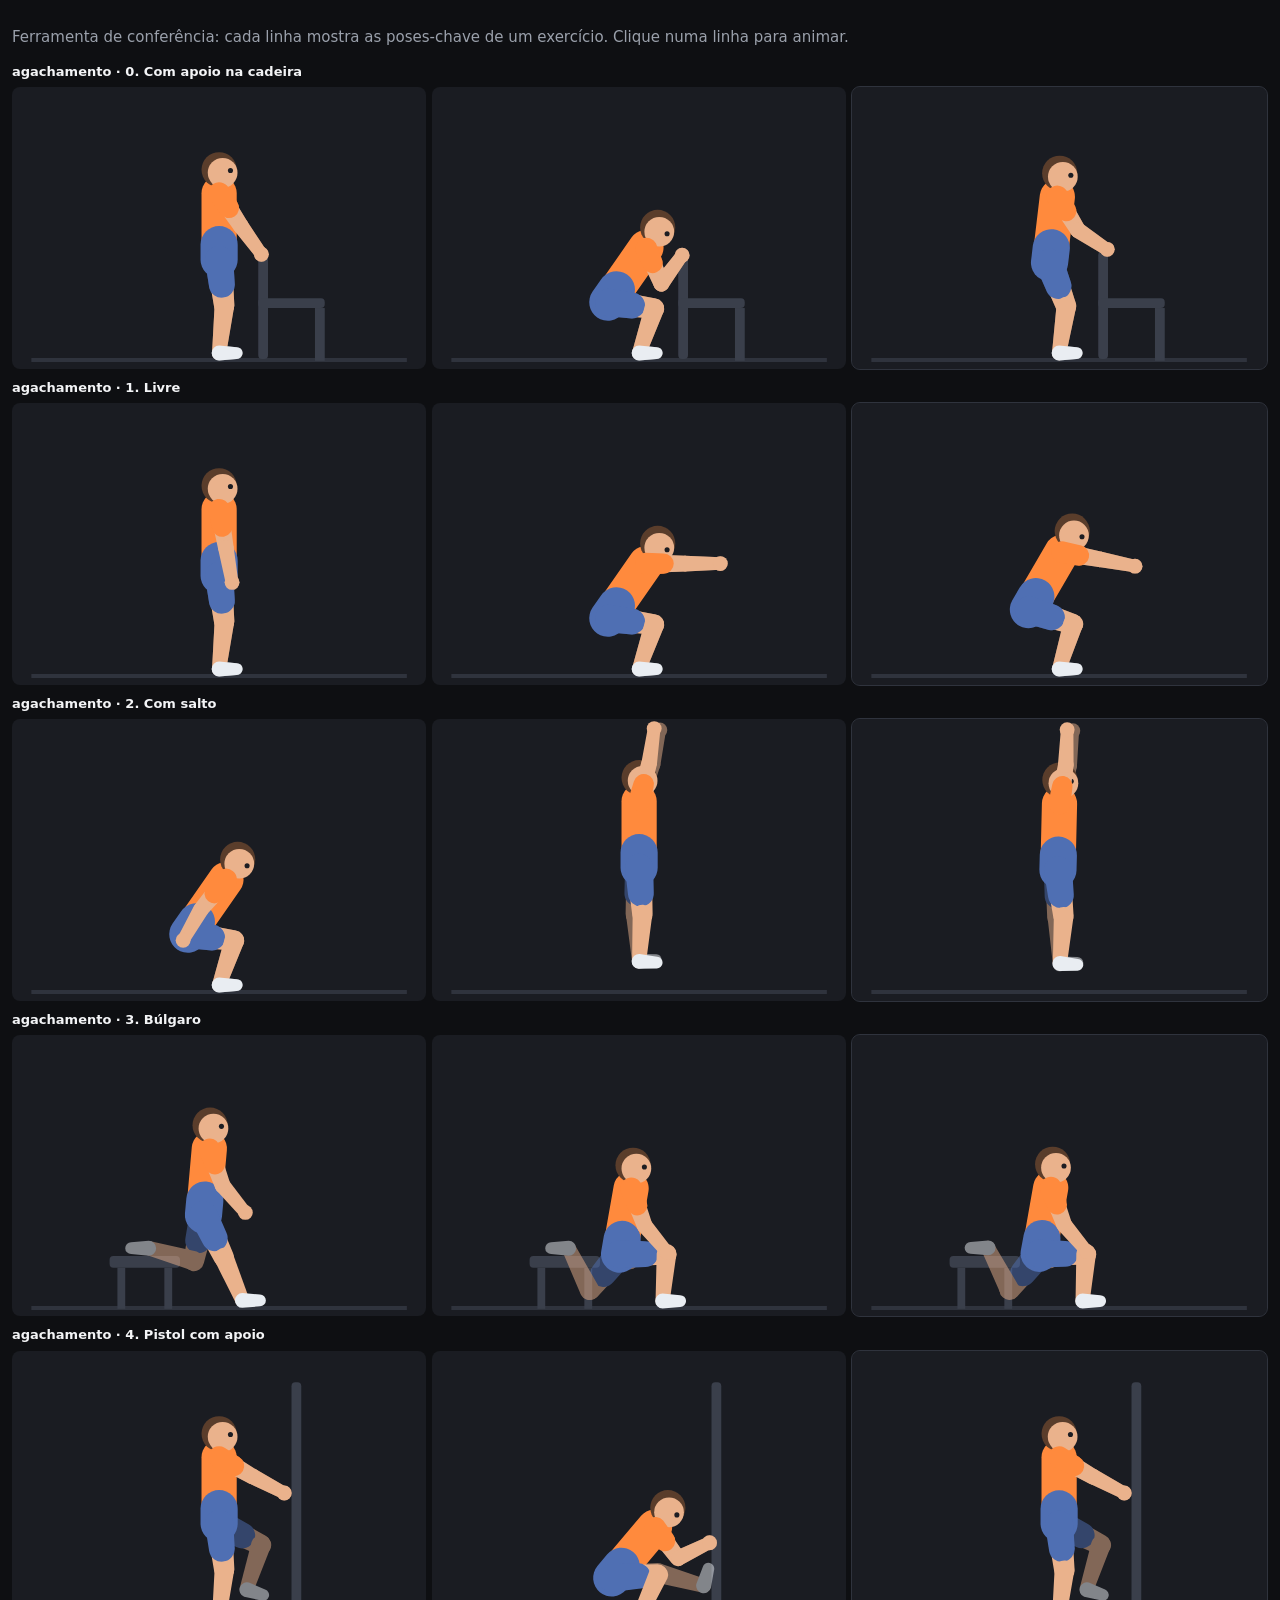
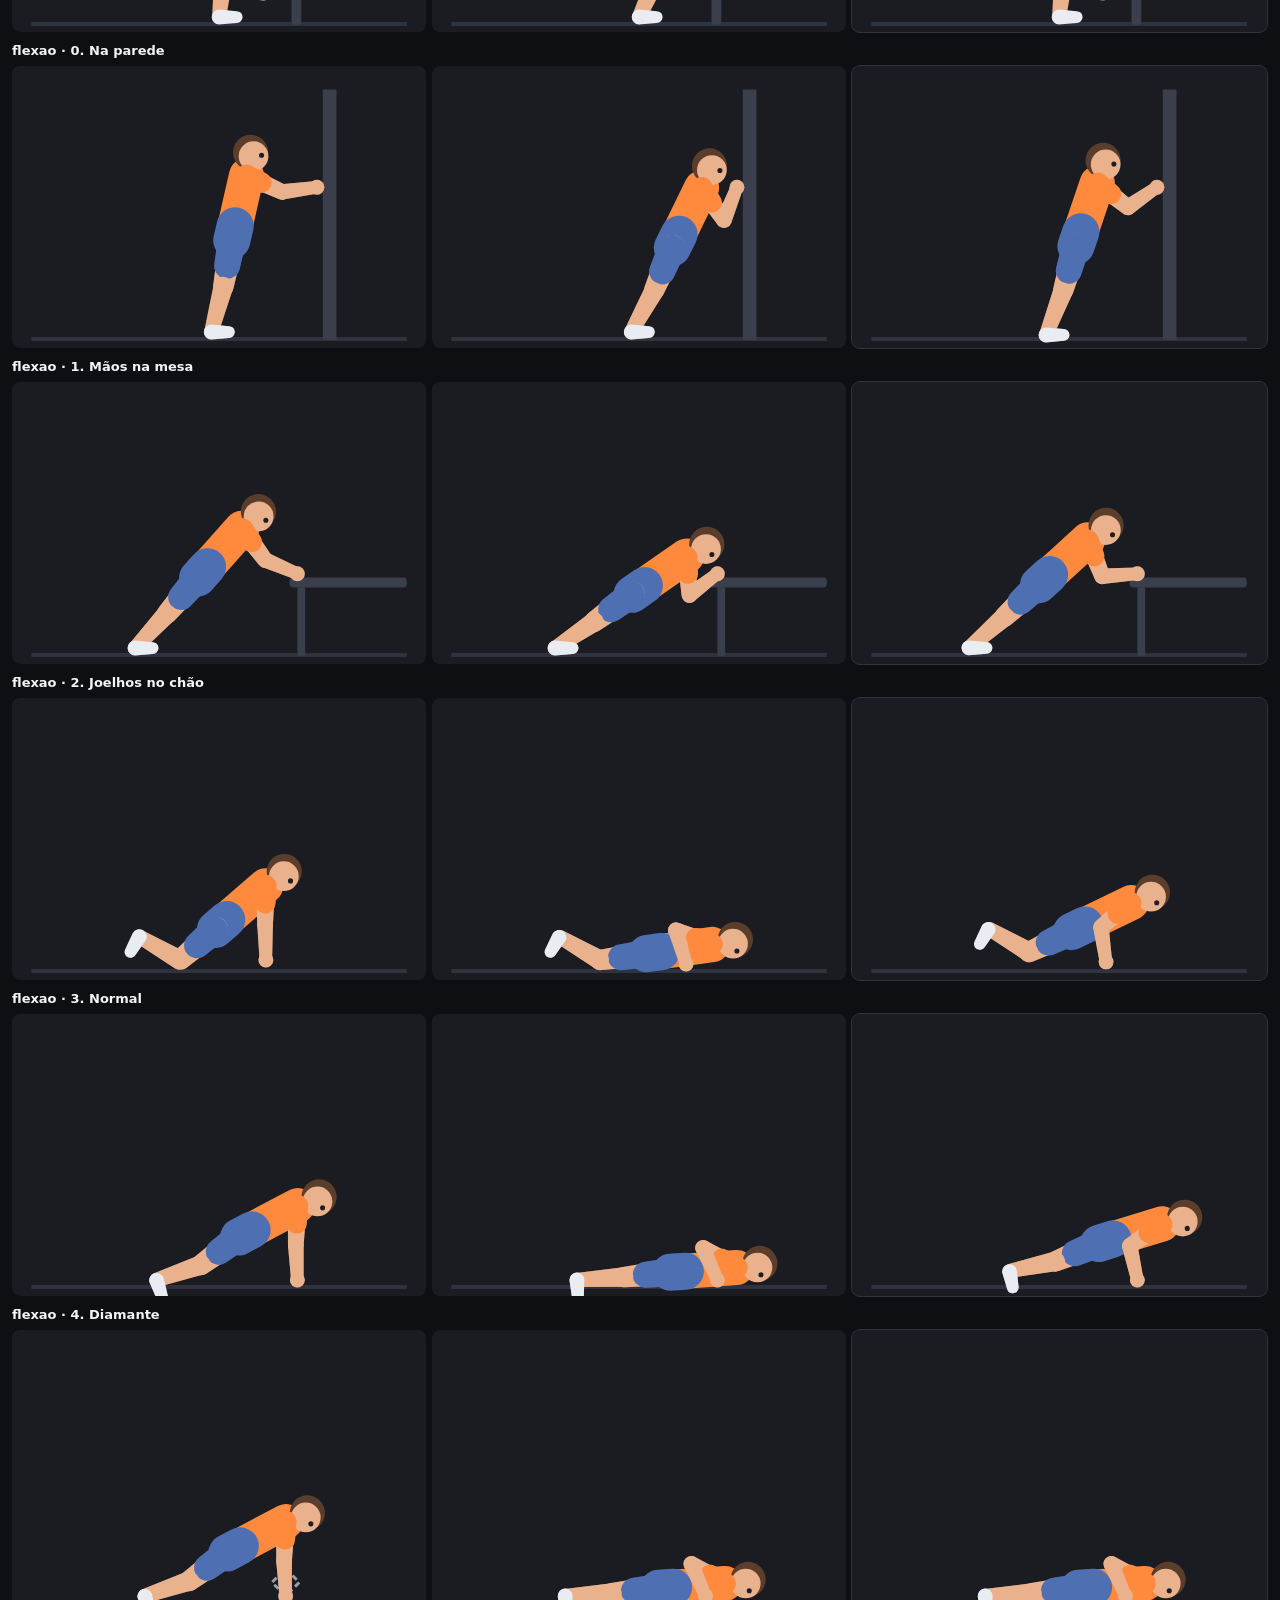
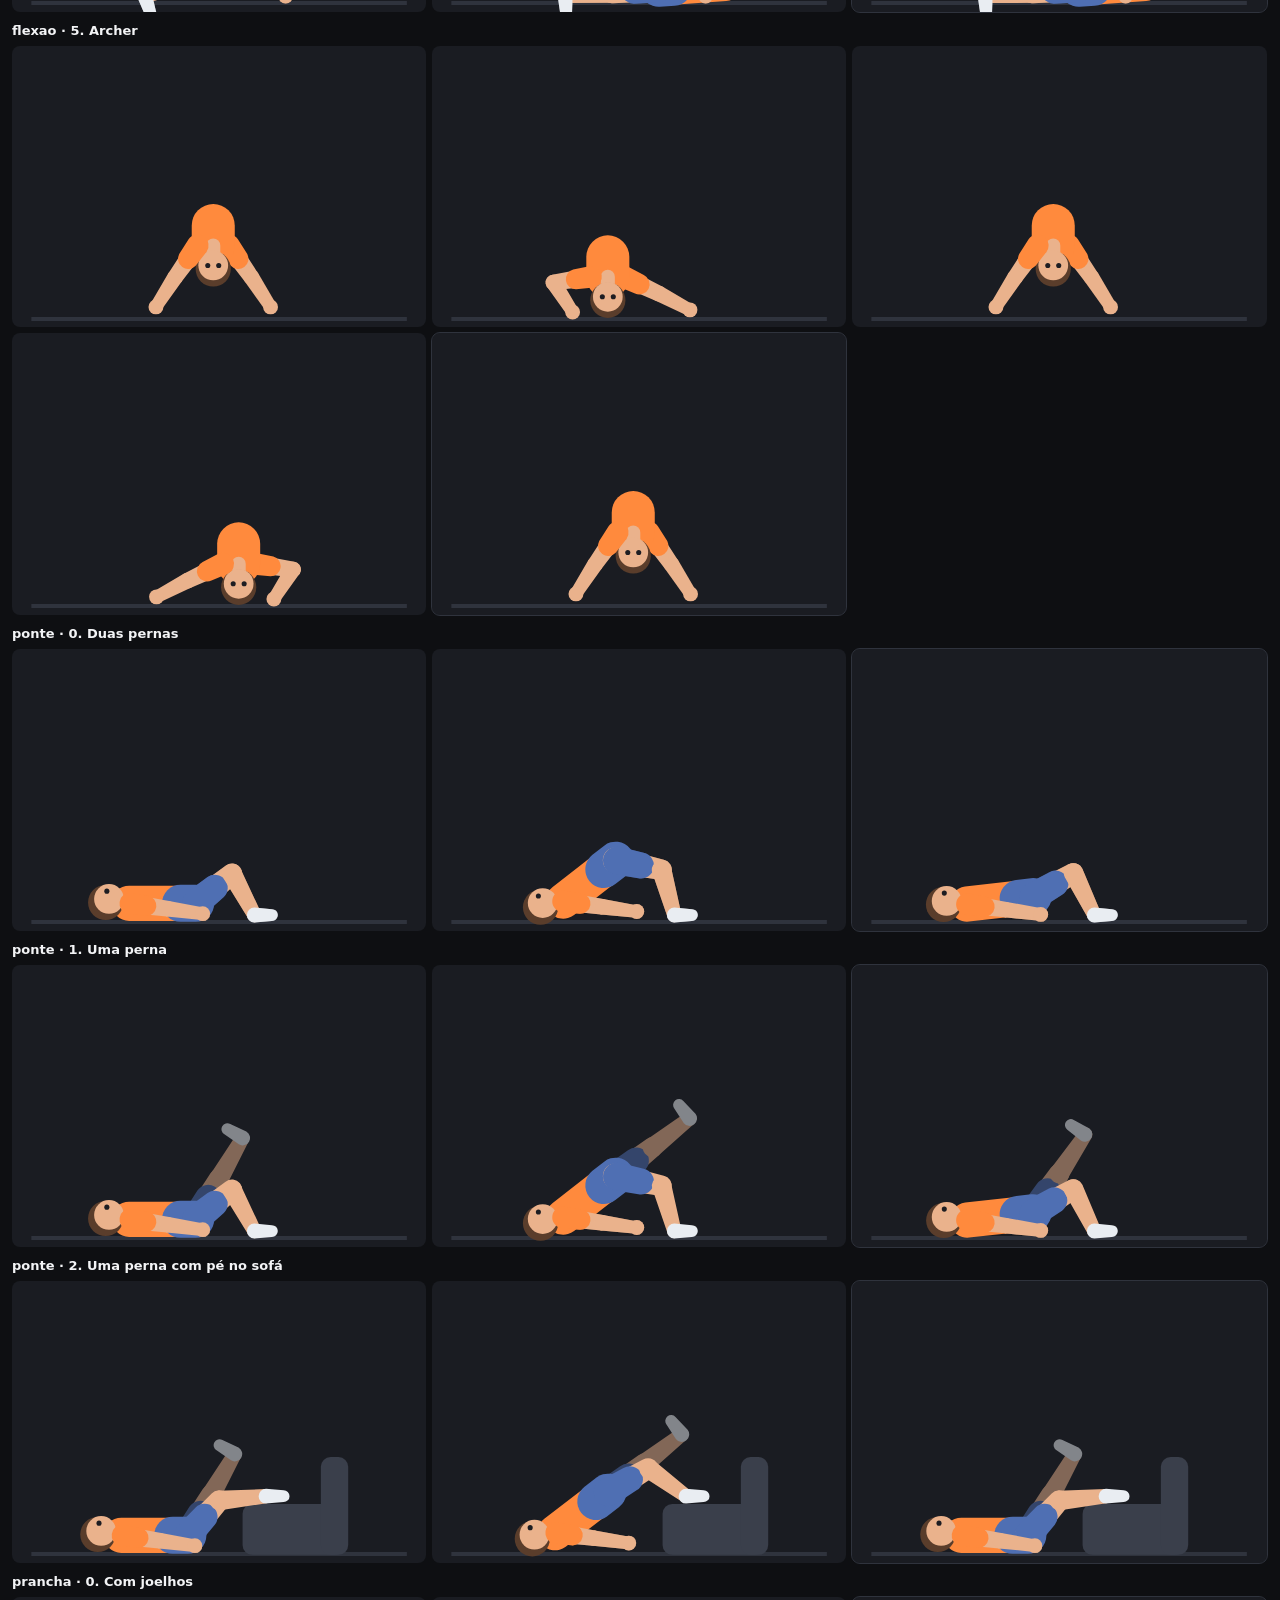
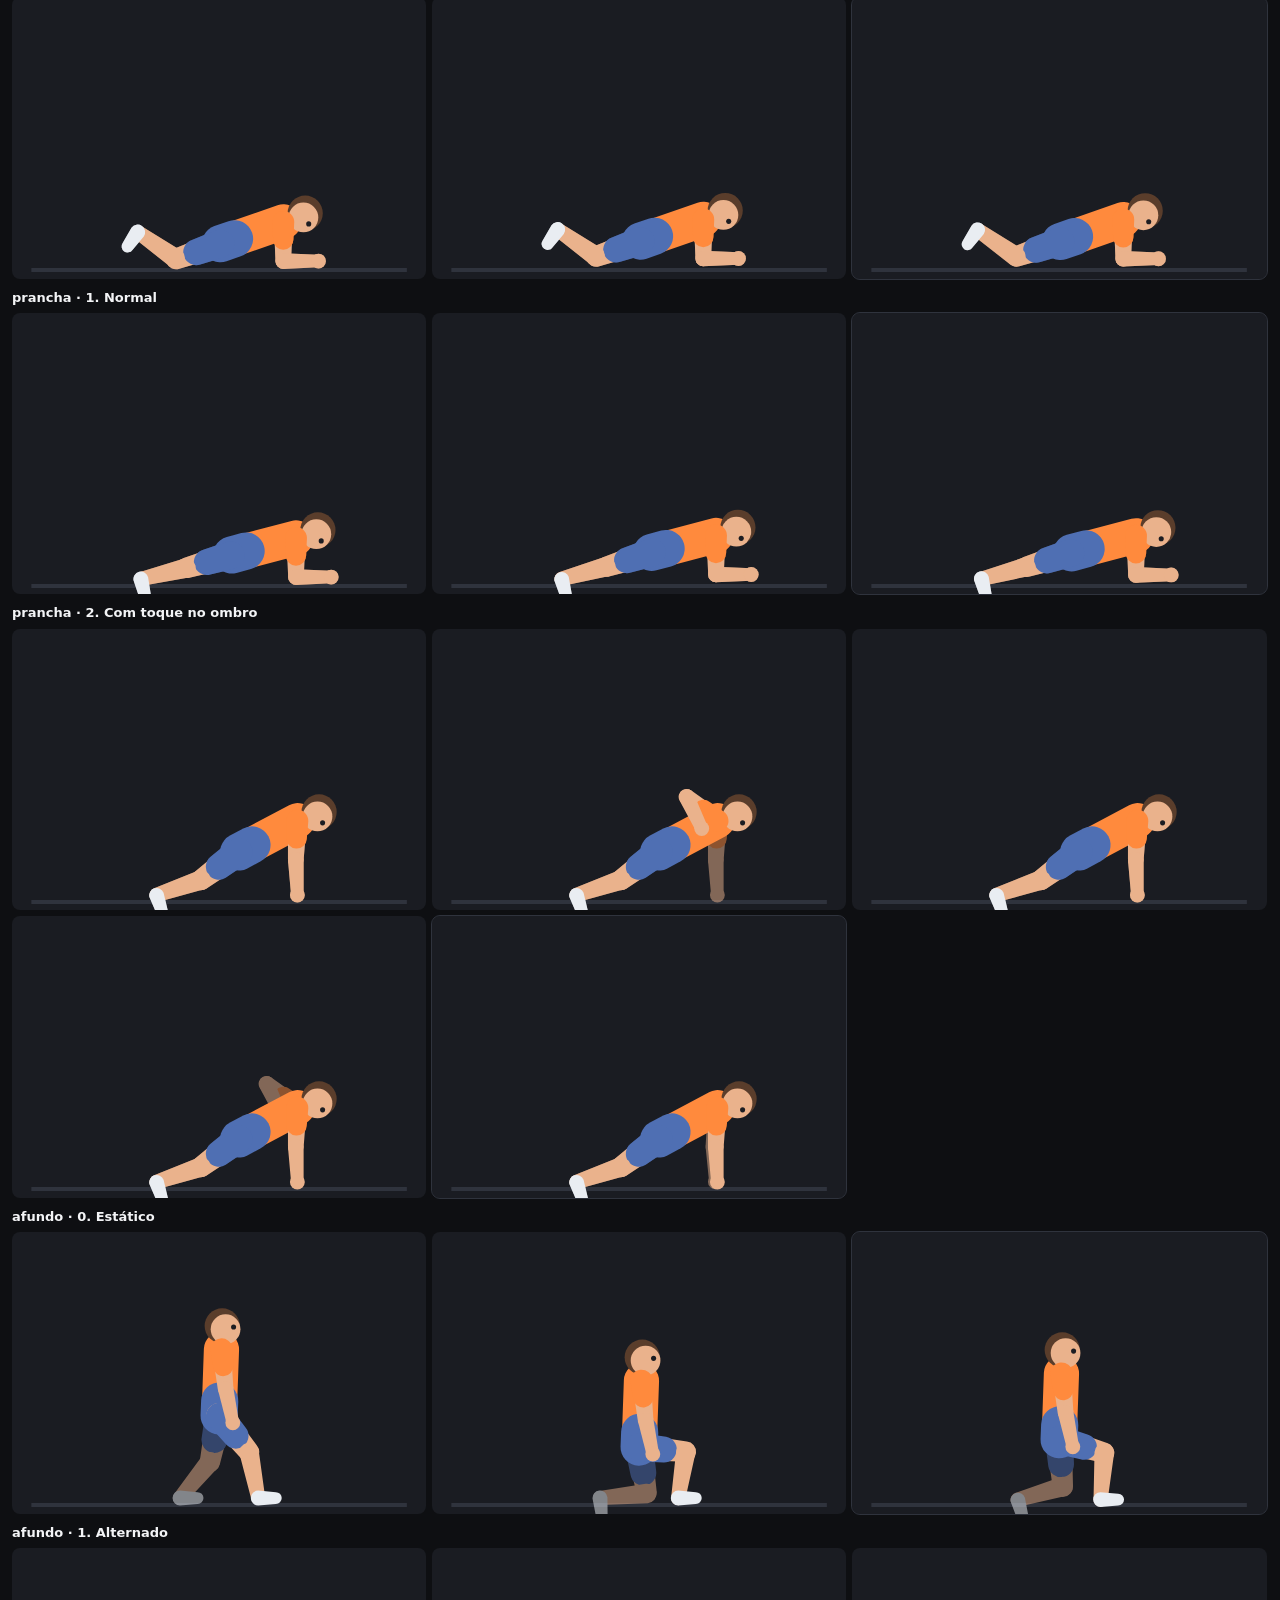
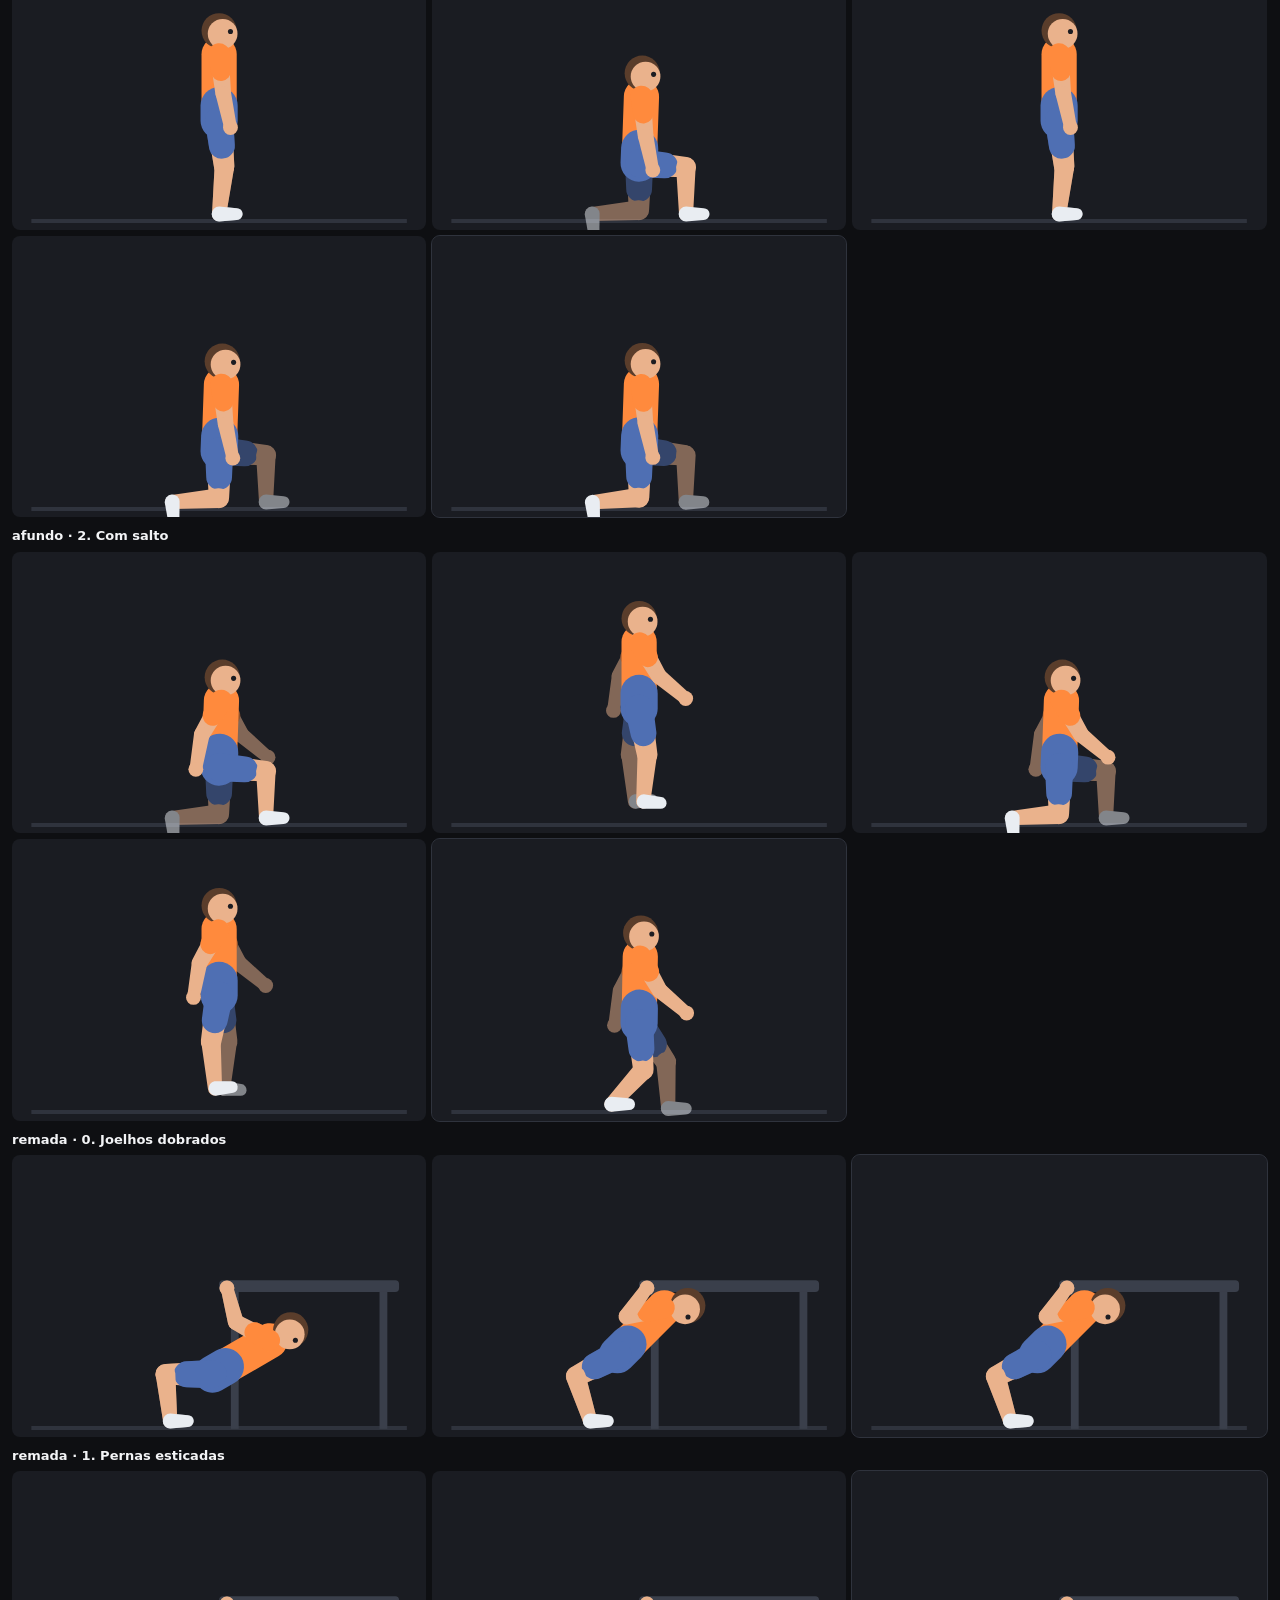
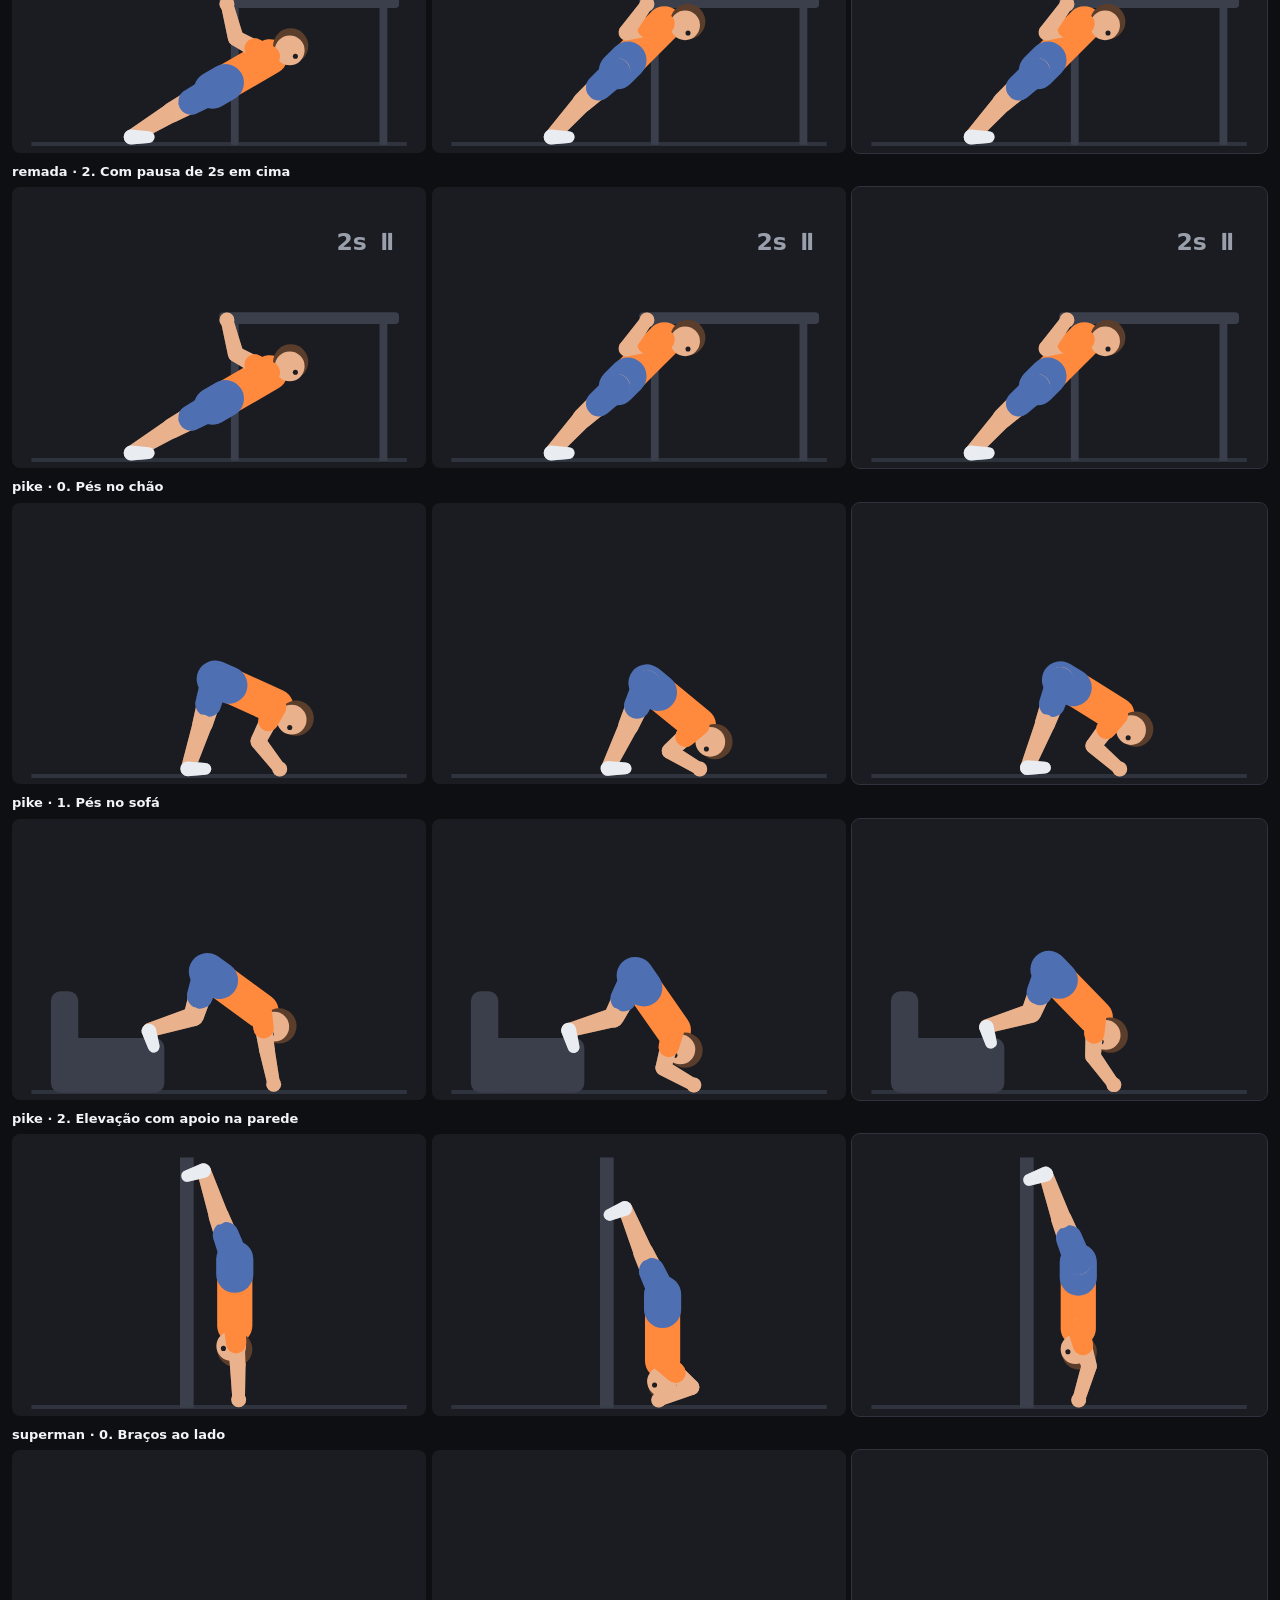
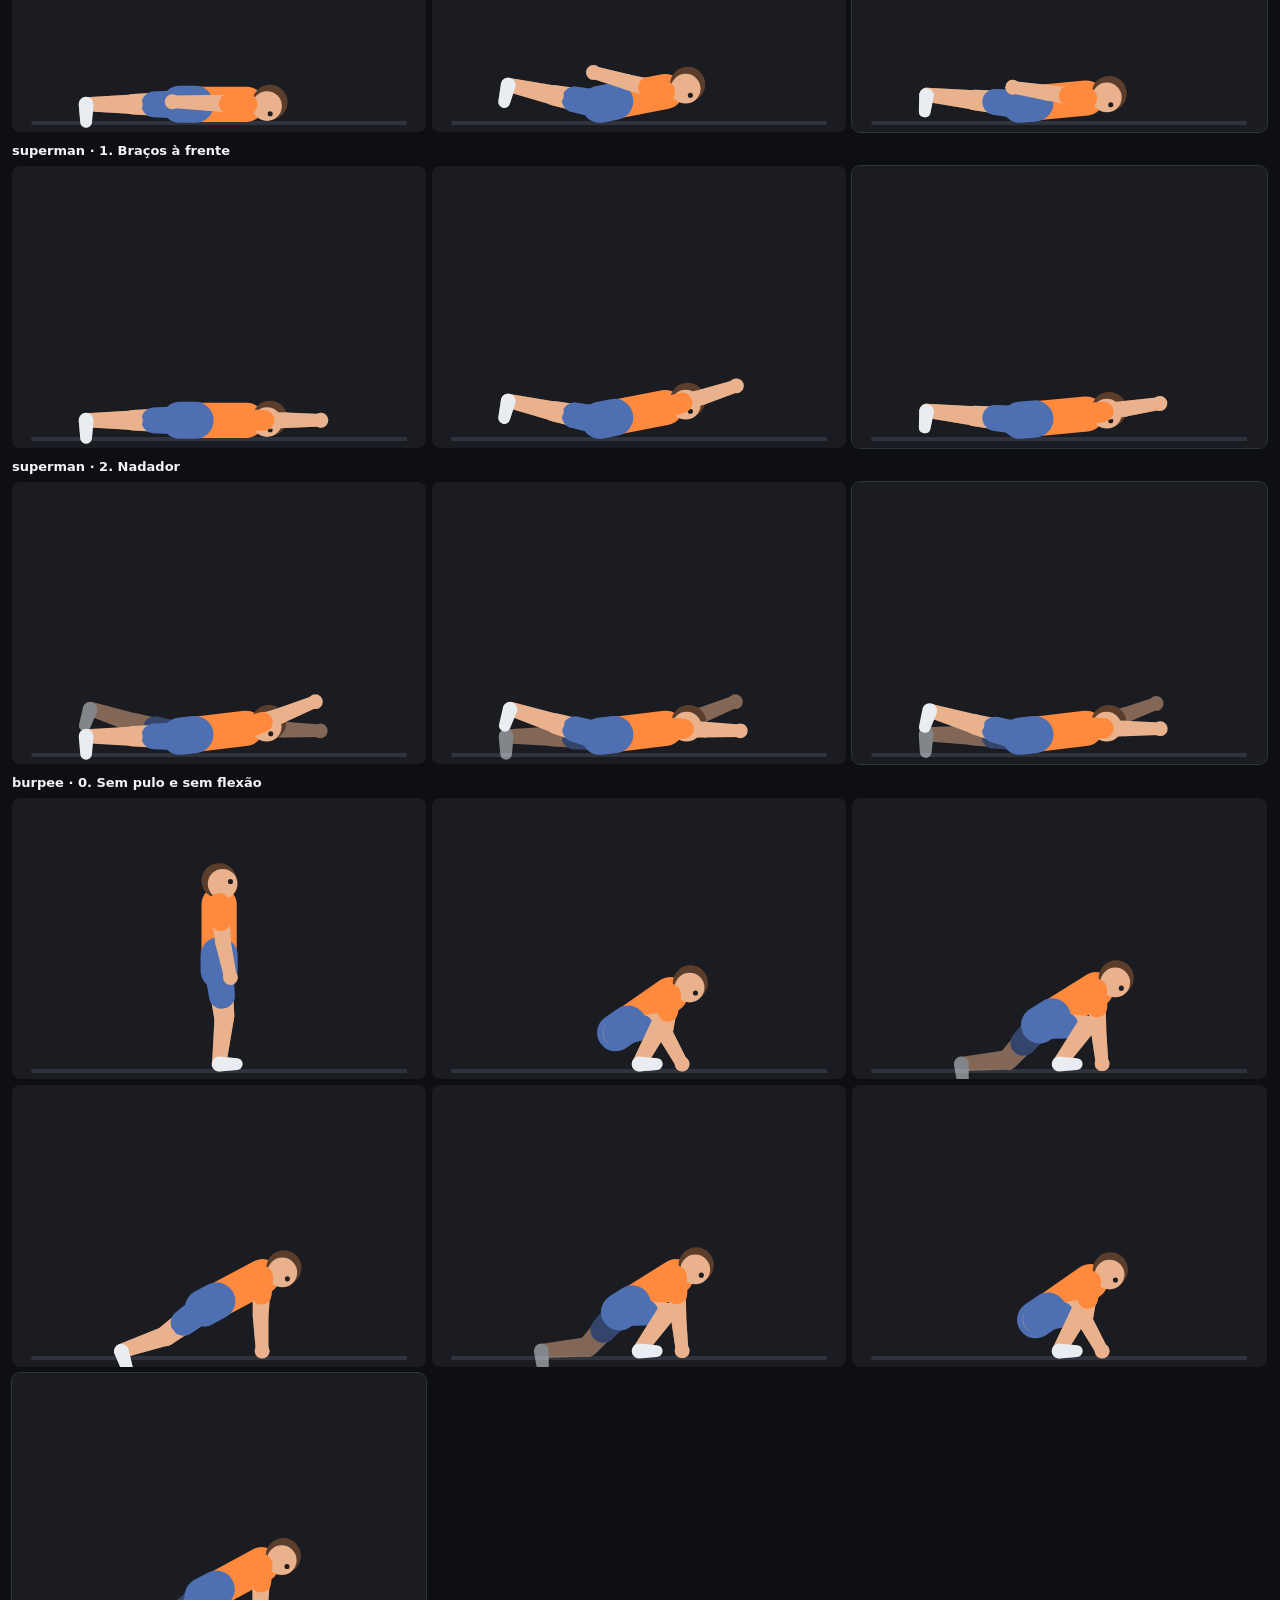
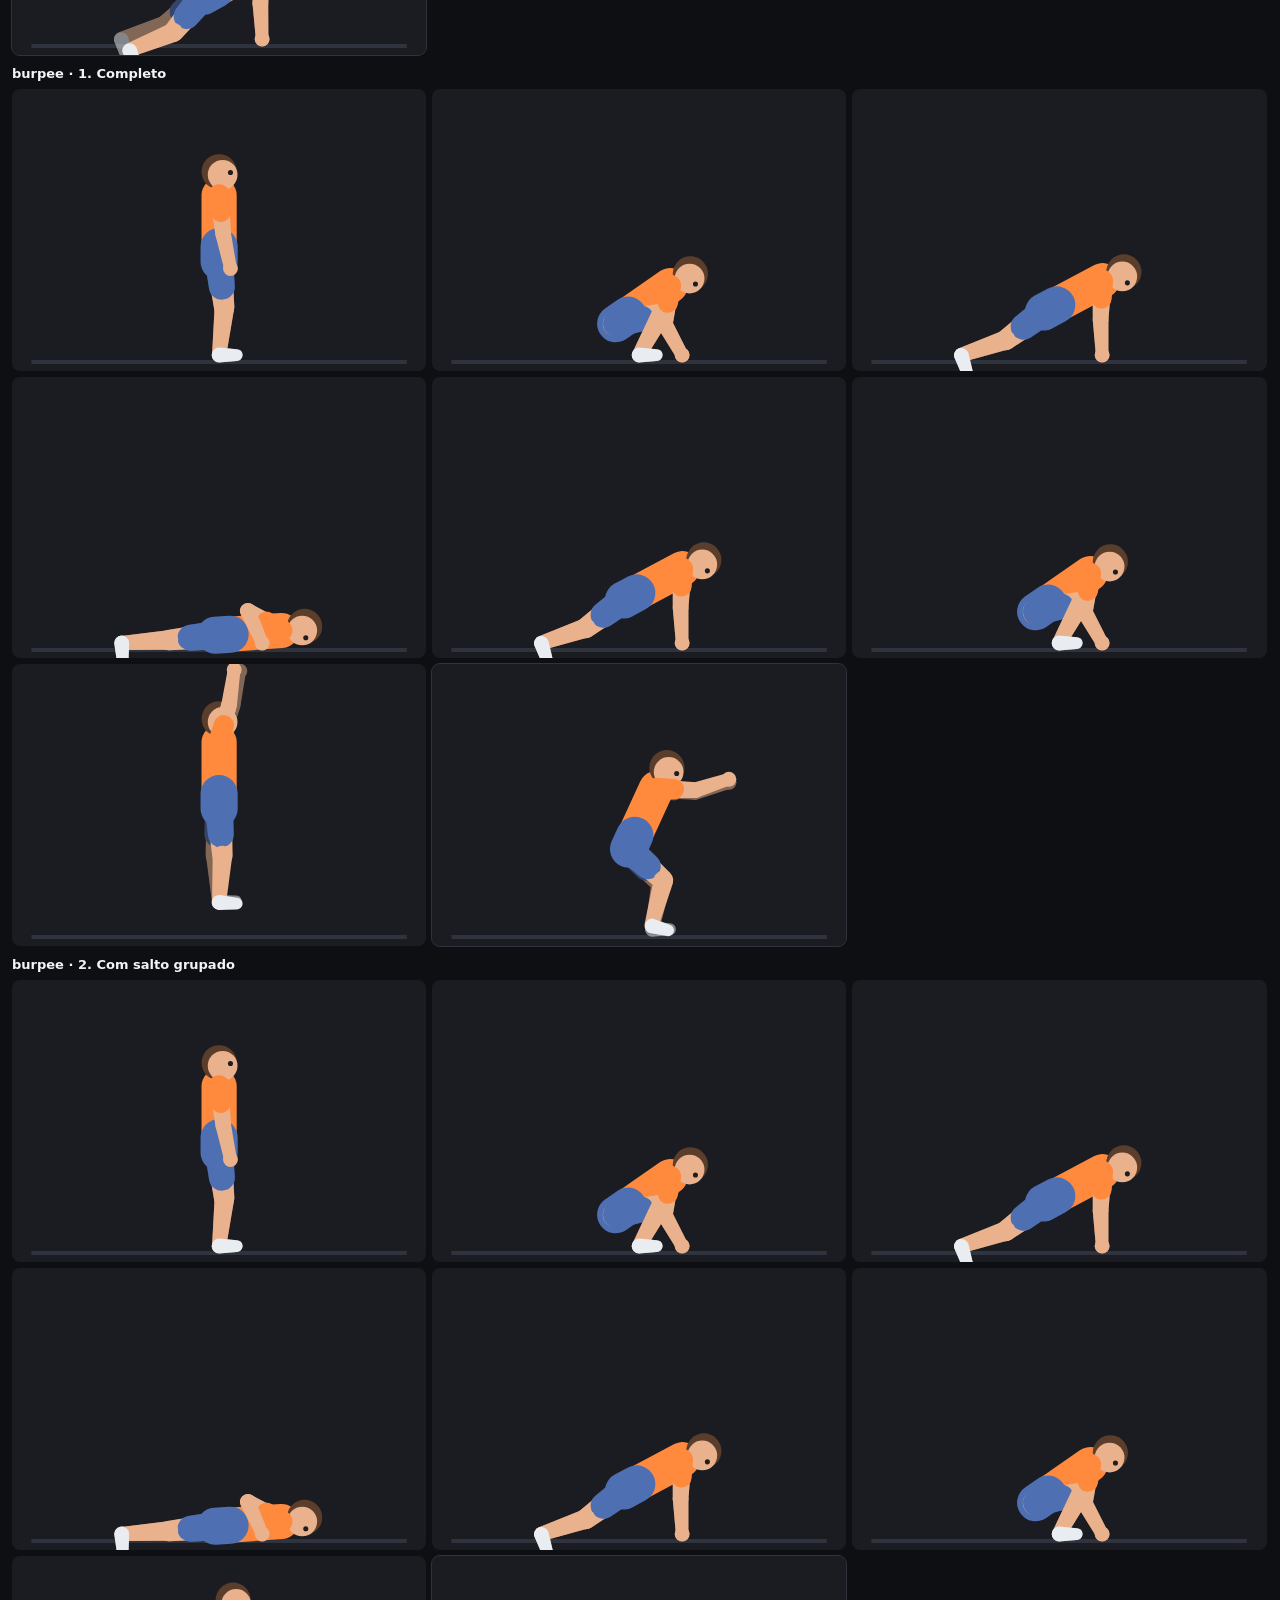
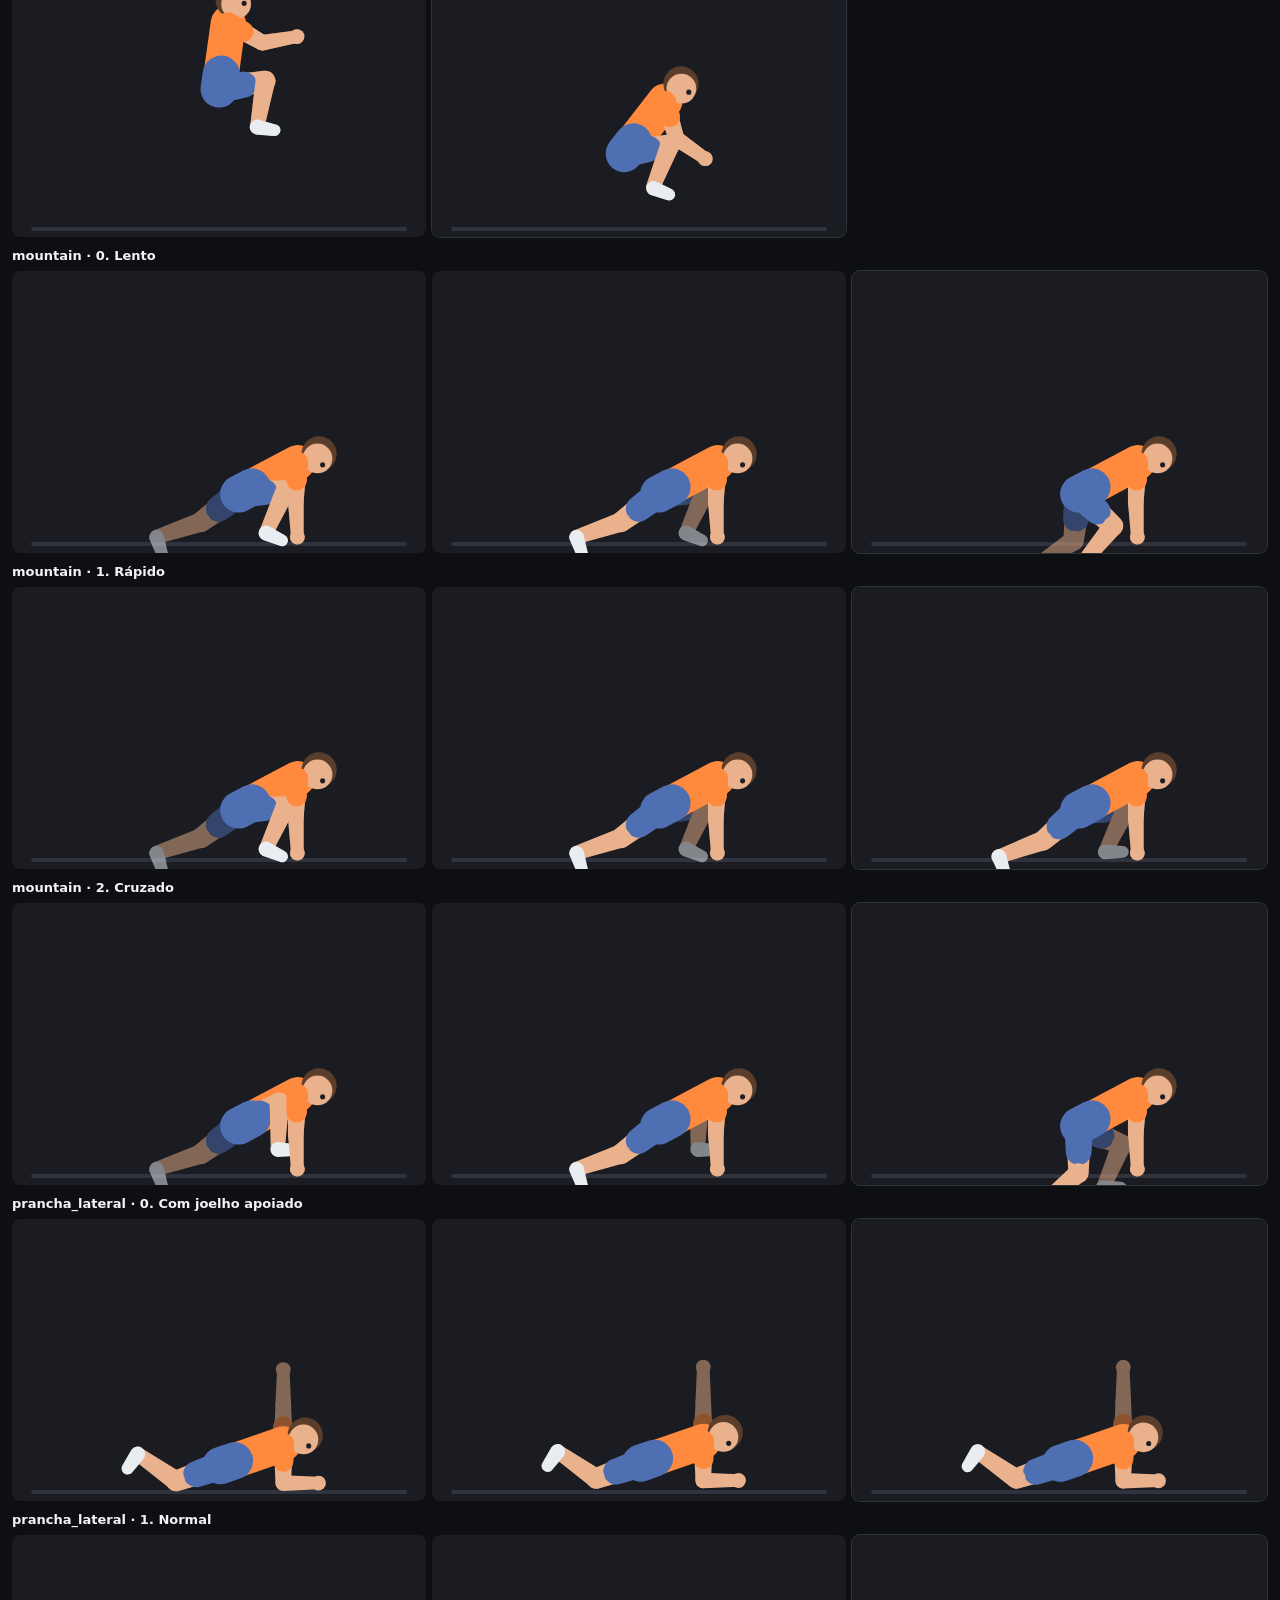
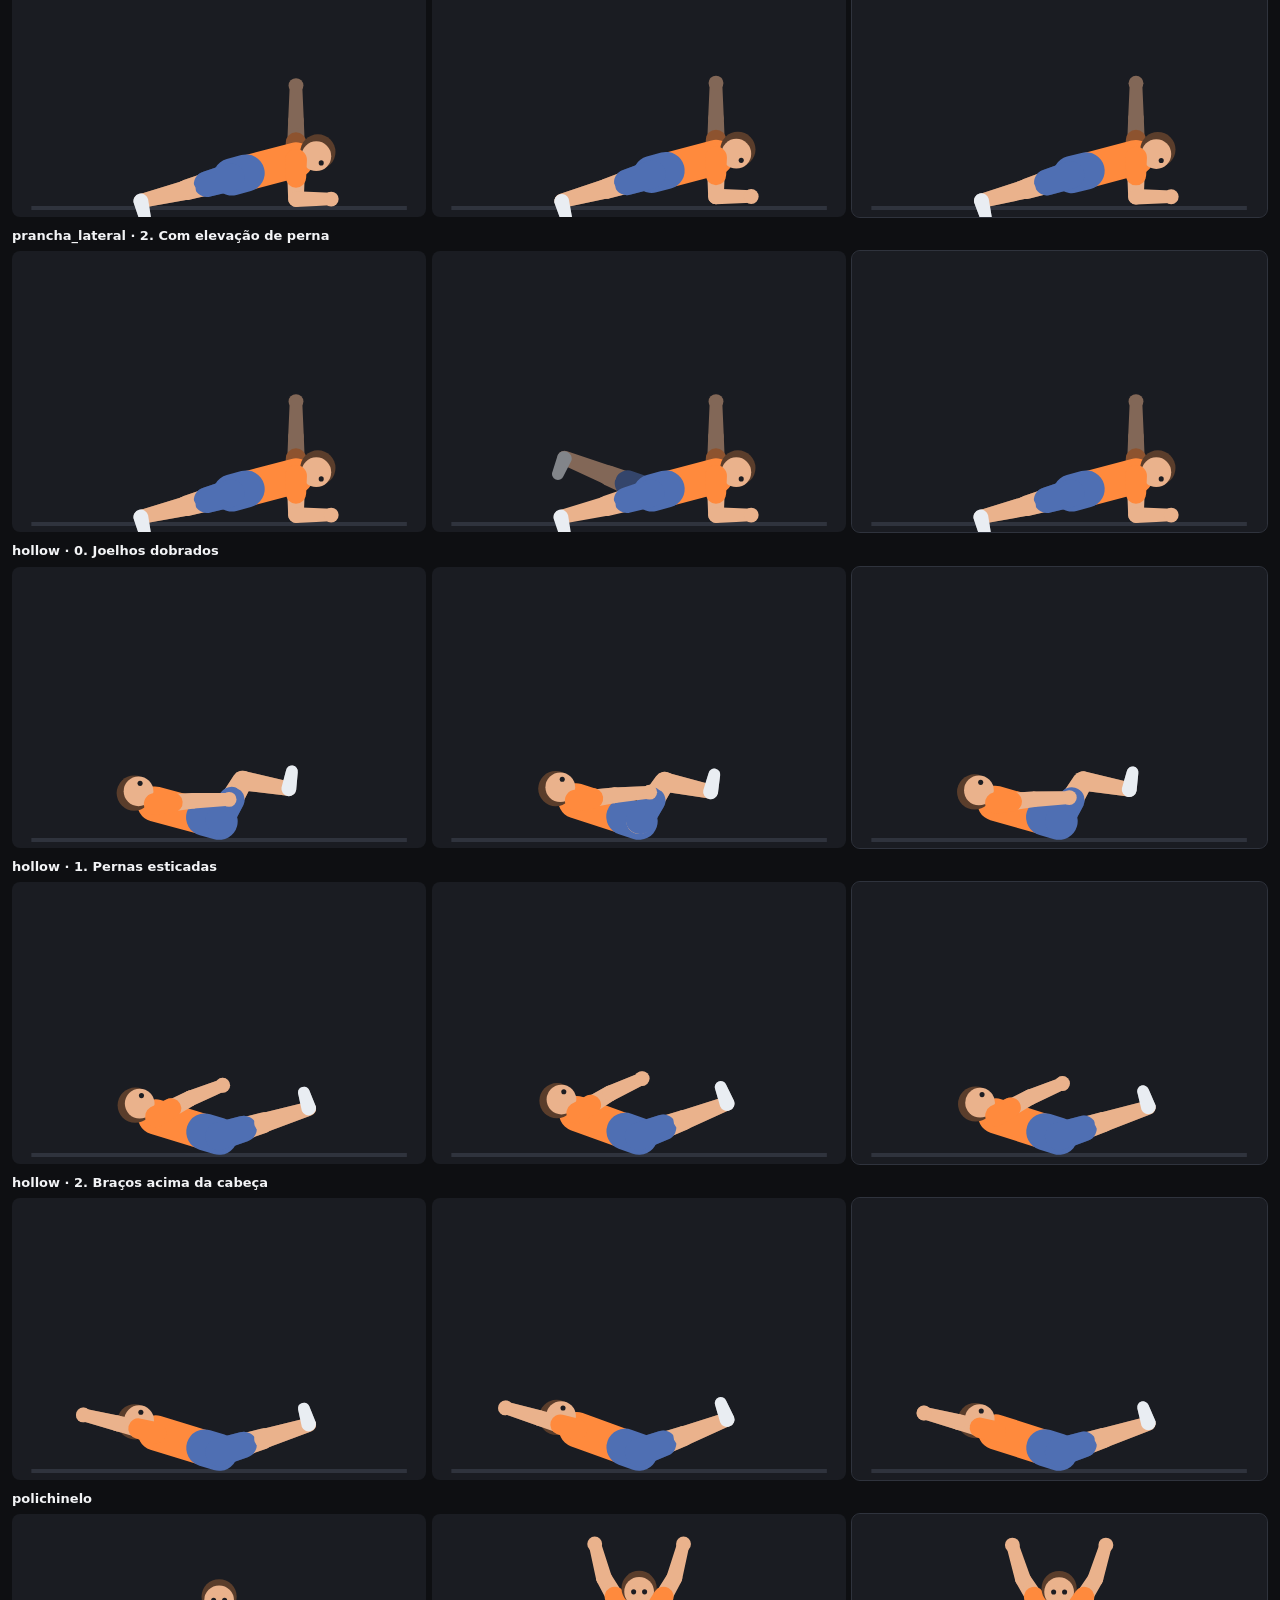
<file: ferramentas/galeria.html>
<!doctype html>
<html lang="pt-BR">
<head>
  <meta charset="utf-8">
  <meta name="viewport" content="width=device-width, initial-scale=1">
  <title>Galeria de poses</title>
  <link rel="stylesheet" href="../css/style.css">
  <style>
    body { padding: 12px; }
    .linha { display: flex; flex-wrap: wrap; gap: 6px; align-items: center; margin-bottom: 10px; }
    .linha b { width: 100%; font-size: 13px; }
    .q { width: calc(33.3% - 4px); aspect-ratio: 200 / 136; background: var(--superficie); border-radius: 8px; }
  </style>
</head>
<body>
  <p class="nota">Ferramenta de conferência: cada linha mostra as poses-chave de um exercício. Clique numa linha para animar.</p>
  <div id="g"></div>
  <script type="module">
    import { ANIMACOES } from '../js/animacao/poses.js';
    import { animar } from '../js/animacao/boneco.js';
    import { EXERCICIOS } from '../js/dados/exercicios.js';
    const g = document.getElementById('g');
    const so = new URLSearchParams(location.search).get('ex');
    for (const [id, def] of Object.entries(ANIMACOES)) {
      if (so && so !== id) continue;
      const niveis = def.niveis ?? [def];
      niveis.forEach((nd, nivel) => {
        const linha = document.createElement('div');
        linha.className = 'linha';
        linha.id = `${id}-${nivel}`;
        const nome = EXERCICIOS[id]?.niveis?.[nivel];
        linha.innerHTML = `<b>${id}${nome ? ` · ${nivel}. ${nome}` : ''}</b>`;
        nd.quadros.forEach((_, i) => {
          const c = document.createElement('div');
          c.className = 'q';
          linha.append(c);
          animar(c, id, { nivel, quadroFixo: i });
        });
        const viva = document.createElement('div');
        viva.className = 'q';
        viva.style.outline = '1px solid var(--borda)';
        linha.append(viva);
        animar(viva, id, { nivel });
        g.append(linha);
      });
    }
  </script>
</body>
</html>
</file>
<file: css/style.css>
:root {
  --fundo: #0e0f12;
  --superficie: #1a1c22;
  --superficie-2: #252831;
  --borda: #2f333d;
  --texto: #f3f4f6;
  --suave: #9aa0ab;
  --A: #ff8a3d;
  --B: #2ec4b6;
  --C: #ff5d8f;
  --D: #8b93a7;
  --esforco: #ff8a3d;
  --pausa: #3d8bff;
  --aquecimento: #f5c542;
  --alongamento: #b18cff;
  --preparar: #8b93a7;
  --mobilidade: #a3e635;
  --ok: #3ddc84;
  --raio: 18px;
  --seguro-baixo: env(safe-area-inset-bottom, 0px);
  --seguro-topo: env(safe-area-inset-top, 0px);
}

* { box-sizing: border-box; -webkit-tap-highlight-color: transparent; }
html, body { margin: 0; background: var(--fundo); color: var(--texto); }
body {
  font-family: system-ui, -apple-system, "Segoe UI", Roboto, sans-serif;
  font-size: 18px;
  line-height: 1.4;
  overscroll-behavior: none;
}
button { font: inherit; color: inherit; cursor: pointer; border: 0; touch-action: manipulation; }
h1, h2, h3 { margin: 0; line-height: 1.15; }

#conteudo {
  max-width: 640px;
  margin: 0 auto;
  padding: calc(16px + var(--seguro-topo)) 16px calc(96px + var(--seguro-baixo));
}

/* ---------- Abas ---------- */
.abas {
  position: fixed; inset: auto 0 0 0;
  display: grid; grid-template-columns: repeat(4, 1fr);
  background: var(--superficie);
  border-top: 1px solid var(--borda);
  padding-bottom: var(--seguro-baixo);
  z-index: 10;
}
.abas a {
  display: flex; flex-direction: column; align-items: center; gap: 2px;
  padding: 10px 0 12px; min-height: 64px;
  color: var(--suave); text-decoration: none; font-size: 13px; font-weight: 600;
}
.abas a .ic { font-size: 22px; line-height: 1; }
.abas a.ativa { color: var(--texto); }
body.em-treino .abas, body.em-treino #conteudo { display: none; }

/* ---------- Componentes ---------- */
.cabecalho { margin-bottom: 16px; }
.cabecalho .data { font-size: 22px; font-weight: 700; }
.cabecalho .info { color: var(--suave); font-size: 15px; margin-top: 2px; }

.card {
  background: var(--superficie);
  border-radius: var(--raio);
  padding: 18px;
  margin-bottom: 14px;
  border-left: 6px solid var(--cor, var(--borda));
}
.card.destaque { padding: 22px 20px; }
.card .etiqueta {
  display: inline-block; font-size: 13px; font-weight: 800; letter-spacing: .08em;
  text-transform: uppercase; color: var(--cor); margin-bottom: 6px;
}
.card h2 { font-size: 26px; }
.card.destaque h1 { font-size: 34px; }
.card .sub { color: var(--suave); margin-top: 4px; }
.card .feito { color: var(--ok); font-weight: 700; margin-top: 10px; }

.secao { font-size: 15px; text-transform: uppercase; letter-spacing: .08em; color: var(--suave); margin: 26px 4px 10px; }

.lista-ex { list-style: none; padding: 0; margin: 14px 0 0; display: grid; gap: 8px; }
.lista-ex button {
  width: 100%; text-align: left;
  display: flex; justify-content: space-between; align-items: center; gap: 12px;
  background: var(--superficie-2); border-radius: 12px; padding: 14px 16px; min-height: 56px;
}
.lista-ex .nivel { color: var(--suave); font-size: 14px; text-align: right; }

.btn {
  display: flex; align-items: center; justify-content: center; gap: 10px;
  width: 100%; min-height: 64px; border-radius: 16px;
  background: var(--superficie-2); font-weight: 700; font-size: 20px; margin-top: 14px;
}
.btn.principal { background: var(--cor, var(--esforco)); color: #111; font-size: 26px; min-height: 80px; letter-spacing: .04em; }
.btn.secundario { border: 2px solid var(--cor, var(--borda)); background: transparent; }

.campo { display: grid; gap: 8px; margin-top: 8px; }
.campo input[type=date] {
  font: inherit; font-size: 20px; color: var(--texto); background: var(--superficie-2);
  border: 1px solid var(--borda); border-radius: 12px; padding: 14px; min-height: 60px; color-scheme: dark;
}
.nota { color: var(--suave); font-size: 15px; }

.em-breve { text-align: center; padding: 60px 20px; color: var(--suave); }
.em-breve h1 { color: var(--texto); margin-bottom: 8px; }

/* ---------- Modal de exercício ---------- */
.modal {
  position: fixed; inset: 0; z-index: 50; background: var(--fundo);
  overflow-y: auto; padding: calc(16px + var(--seguro-topo)) 16px calc(24px + var(--seguro-baixo));
}
.modal .conteudo { max-width: 640px; margin: 0 auto; }
.modal .topo { display: flex; justify-content: space-between; align-items: center; gap: 12px; margin-bottom: 16px; }
.modal h1 { font-size: 28px; }
.fechar { width: 60px; height: 60px; border-radius: 50%; background: var(--superficie-2); font-size: 26px; flex: none; }
.anim-caixa {
  aspect-ratio: 4 / 3; background: var(--superficie); border-radius: var(--raio);
  display: grid; place-items: center; color: var(--suave); text-align: center; padding: 20px; font-size: 15px;
}
.seletor-nivel {
  display: grid; grid-template-columns: 64px 1fr 64px; align-items: center; gap: 8px;
  background: var(--superficie); border-radius: var(--raio); padding: 8px; margin: 14px 0;
}
.seletor-nivel button { height: 64px; border-radius: 12px; background: var(--superficie-2); font-size: 28px; }
.seletor-nivel button:disabled { opacity: .3; }
.seletor-nivel .meio { text-align: center; }
.seletor-nivel .meio small { display: block; color: var(--suave); font-size: 13px; }
.seletor-nivel .meio strong { font-size: 19px; }
.aviso { background: #3a2a10; color: #ffd27a; border-radius: 12px; padding: 12px 14px; margin: 12px 0; font-size: 15px; }
.modal h3 { margin: 20px 0 8px; font-size: 16px; text-transform: uppercase; letter-spacing: .06em; color: var(--suave); }
.modal ul, .modal ol { margin: 0; padding-left: 22px; display: grid; gap: 6px; }

/* ---------- Timer ---------- */
.timer {
  position: fixed; inset: 0; z-index: 40;
  display: flex; flex-direction: column;
  padding: calc(10px + var(--seguro-topo)) 16px calc(16px + var(--seguro-baixo));
  background: var(--fundo);
  --cor: var(--preparar);
}
.timer.fase-esforco { --cor: var(--esforco); }
.timer.fase-pausa { --cor: var(--pausa); }
.timer.fase-aquecimento { --cor: var(--aquecimento); }
.timer.fase-alongamento { --cor: var(--alongamento); }
.timer.fase-descanso { --cor: var(--D); }
.timer.fase-escolha { --cor: var(--pausa); }
.timer.fase-mobilidade { --cor: var(--mobilidade); }

/* Seletor de nível no timer (pausa e etapa de escolha) */
.timer .nivel-sel { display: grid; grid-template-columns: 48px 1fr 48px; align-items: center; gap: 8px; margin-top: 4px; }
.timer .nivel-sel button { height: 42px; border-radius: 12px; background: var(--superficie-2); color: var(--cor); font-size: 26px; font-weight: 800; }
.timer .nivel-sel button:disabled { opacity: .25; }
.timer .nivel-sel span { text-align: center; line-height: 1.15; }
.timer .nivel-sel small { display: block; color: var(--suave); font-size: 12px; font-weight: 600; }

/* Oferta de Movimentação e Flexibilidade no fim do treino */
.stats.duas { grid-template-columns: 1fr 1fr; margin: 12px 0 4px; }
.stats.duas div { background: var(--superficie-2); }
.oferta-mob { --cor: var(--mobilidade); display: grid; gap: 4px; text-align: left; background: var(--superficie);
  border: 2px solid var(--cor); border-radius: var(--raio); padding: 14px; }
.oferta-mob .etiqueta { color: var(--cor); font-size: 12px; font-weight: 800; letter-spacing: .06em; text-transform: uppercase; }
.oferta-mob strong { font-size: 19px; }
.oferta-mob small { color: var(--suave); font-size: 14px; }
.oferta-mob .btn { margin-top: 8px; }

.timer .barra-topo { display: flex; align-items: center; gap: 12px; }
.timer .barra-topo .fechar { width: 52px; height: 52px; font-size: 22px; }
.timer .local { flex: 1; font-weight: 700; font-size: 16px; }
.timer .total { color: var(--suave); font-variant-numeric: tabular-nums; font-size: 16px; }
.timer .progresso { height: 6px; background: var(--superficie-2); border-radius: 3px; margin: 10px 0 0; overflow: hidden; }
.timer .progresso div { height: 100%; background: var(--cor); width: 0; transition: width .2s linear; }

.timer .fase {
  margin-top: 14px; align-self: flex-start;
  background: var(--cor); color: #111; font-weight: 900; letter-spacing: .12em;
  padding: 6px 14px; border-radius: 999px; font-size: 16px;
}
.timer .rotulo-ex { color: var(--suave); font-size: 15px; margin-top: 10px; min-height: 1.2em; }
.timer .nome { font-size: clamp(28px, 8vw, 44px); font-weight: 800; background: none; text-align: left; padding: 0; }
.timer .nivel-atual { color: var(--cor); font-weight: 700; font-size: 17px; min-height: 1.3em; }

.timer .area-anim {
  flex: 1; min-height: 80px; margin: 10px 0; border-radius: var(--raio); background: var(--superficie);
  padding: 14px 16px; overflow: hidden; font-size: 16px; color: var(--suave);
  display: flex; flex-direction: column; justify-content: center;
}
.timer .area-anim ol { margin: 0; padding-left: 20px; display: grid; gap: 4px; }

.timer .relogio {
  font-size: min(30vw, 22vh); font-weight: 800; line-height: 1; text-align: center;
  font-variant-numeric: tabular-nums; color: var(--cor); letter-spacing: -.02em;
}
.timer .relogio.ultimos { animation: pulso 1s infinite; }
@keyframes pulso { 50% { transform: scale(1.06); } }
.timer .troca { text-align: center; font-weight: 900; font-size: 22px; color: var(--cor); min-height: 1.4em; }
.timer .proximo { text-align: center; color: var(--suave); font-size: 17px; min-height: 1.4em; margin-bottom: 10px; }
.timer .proximo strong { color: var(--texto); }

.timer .controles { display: grid; grid-template-columns: 1fr 1.6fr 1fr; gap: 10px; }
.timer .controles button {
  min-height: 84px; border-radius: 20px; background: var(--superficie-2);
  display: grid; place-items: center;
}
.timer .controles .play { background: var(--cor); color: #111; }
.timer .controles svg { width: 40px; height: 40px; fill: currentColor; }
.timer.pausado .relogio { opacity: .45; }

.timer .concluido { flex: 1; display: flex; flex-direction: column; justify-content: center; text-align: center; gap: 12px; }
.timer .concluido .grande { font-size: 72px; }
.timer .concluido h1 { font-size: 34px; }

/* ---------- Estatísticas ---------- */
.stats { display: grid; grid-template-columns: repeat(3, 1fr); gap: 8px; margin-bottom: 16px; }
.stats div { background: var(--superficie); border-radius: 14px; padding: 12px 8px; text-align: center; }
.stats strong { display: block; font-size: 28px; line-height: 1.1; }
.stats span { color: var(--suave); font-size: 13px; }
.stats-linha { display: flex; gap: 16px; flex-wrap: wrap; color: var(--suave); font-size: 15px; margin-top: 6px; }
.stats-linha strong { color: var(--texto); }

/* ---------- Calendário ---------- */
.nav-mes { display: grid; grid-template-columns: 60px 1fr 60px; align-items: center; margin: 6px 0 10px; }
.nav-mes h2 { text-align: center; font-size: 22px; }
.nav-mes button { height: 56px; border-radius: 14px; background: var(--superficie); font-size: 28px; }
.nav-mes button:disabled { opacity: .25; }

.grade-cal { display: grid; grid-template-columns: repeat(7, 1fr); gap: 4px; }
.dsem { text-align: center; color: var(--suave); font-size: 12px; font-weight: 700; padding: 4px 0; }
.dia {
  position: relative; aspect-ratio: 1 / 1.15; min-height: 50px; border-radius: 10px;
  background: var(--superficie); padding: 0;
  display: flex; align-items: center; justify-content: center;
}
.dia.vazio { background: none; }
.dia.fora { opacity: .25; }
.dia .num { position: absolute; top: 3px; left: 5px; font-size: 11px; color: var(--suave); }
.dia .letra { font-size: 20px; font-weight: 800; color: var(--cor); }
.dia .marca { position: absolute; bottom: 2px; right: 4px; font-size: 13px; font-weight: 900; }
.dia.st-feito { background: color-mix(in srgb, var(--ok) 28%, var(--superficie)); }
.dia.st-feito .marca { color: #fff; }
.dia.st-pulado { background: color-mix(in srgb, #ff4d4d 22%, var(--superficie)); }
.dia.st-pulado .marca { color: #ff6b6b; }
.dia.st-pulado .letra { opacity: .5; }
.dia.st-descanso .letra { color: var(--D); }
.dia.sem-registro .letra { opacity: .4; }
.dia.hoje { outline: 2px solid var(--texto); outline-offset: -2px; }
.dia.trocado .num::after { content: ' ⇄'; }
.troca-treino { display: grid; grid-template-columns: repeat(4, 1fr); gap: 8px; }
.troca-treino .op { min-height: 60px; display: grid; place-items: center; gap: 0; padding: 6px 2px; }
.troca-treino .op strong { font-size: 22px; color: var(--cor); line-height: 1; }
.troca-treino .op small { font-size: 11px; color: var(--suave); font-weight: 600; }
.troca-treino .op.sel { border-color: var(--cor); }

.legenda { display: flex; flex-wrap: wrap; gap: 6px 14px; color: var(--suave); font-size: 13px; margin: 12px 4px 18px; }
.legenda i { display: inline-block; width: 10px; height: 10px; border-radius: 3px; margin-right: 5px; vertical-align: -1px; }
.l-A { background: var(--A); } .l-B { background: var(--B); } .l-C { background: var(--C); } .l-D { background: var(--D); }

/* ---------- Folha inferior ---------- */
.folha-fundo { position: fixed; inset: 0; z-index: 60; background: rgba(0,0,0,.6); display: flex; align-items: flex-end; justify-content: center; }
.folha {
  width: 100%; max-width: 640px; background: var(--superficie); border-radius: 22px 22px 0 0;
  padding: 10px 18px calc(18px + var(--seguro-baixo)); border-top: 5px solid var(--cor);
  animation: sobe .18s ease-out;
}
@keyframes sobe { from { transform: translateY(40px); opacity: 0; } }
.folha .puxador { width: 44px; height: 5px; border-radius: 3px; background: var(--borda); margin: 0 auto 12px; }
.folha h2 { font-size: 28px; margin-top: 4px; }
.opcoes { display: grid; grid-template-columns: 1fr 1fr; gap: 10px; margin-top: 14px; }
.op { min-height: 64px; border-radius: 14px; background: var(--superficie-2); font-weight: 700; font-size: 18px; border: 2px solid transparent; }
.op:disabled { opacity: .3; }
.op.sel { border-color: var(--texto); }
.op.ok.sel { background: color-mix(in srgb, var(--ok) 35%, var(--superficie-2)); border-color: var(--ok); }
.op.ruim.sel { background: color-mix(in srgb, #ff4d4d 30%, var(--superficie-2)); border-color: #ff6b6b; }
.status-hoje { display: inline-block; margin-top: 10px; font-weight: 700; }
.status-hoje.st-feito { color: var(--ok); } .status-hoje.st-pulado { color: #ff6b6b; } .status-hoje.st-descanso { color: var(--D); }

/* ---------- Boneco animado ---------- */
.boneco {
  width: 100%; height: 100%; display: block;
  --pele: #eab28c; --cabelo: #5a3d2b; --camisa: var(--cor, var(--A)); --short: #4f6fb3; --tenis: #e9edf2;
}
.boneco .pele { fill: var(--pele); }
.boneco .camisa { fill: var(--camisa); }
.boneco .short { fill: var(--short); }
.boneco .tenis { fill: var(--tenis); }
.boneco .cabelo { fill: var(--cabelo); }
.boneco .olho { fill: #1d1d22; }
.boneco .camisa-traco, .boneco .short-traco { fill: none; stroke-linecap: round; }
.boneco .camisa-traco { stroke: var(--camisa); }
.boneco .short-traco { stroke: var(--short); }
.boneco .longe { opacity: .5; }
.boneco .longe.frente { opacity: 1; }
.boneco .chao { stroke: var(--borda); stroke-width: 2; }
.boneco .prop { fill: #3a3f4b; }
.boneco .marca { fill: none; stroke: var(--suave); stroke-width: 1.5; stroke-dasharray: 3 2; }
.boneco .rotulo { fill: var(--suave); font: 700 12px system-ui, sans-serif; }
.anim-caixa { padding: 8px; }
.timer .area-anim { padding: 4px; align-items: stretch; }

/* ---------- Registro de repetições (pausa) ---------- */
.timer .registro { margin-top: 10px; background: var(--superficie); border-radius: var(--raio); padding: 10px 12px; }
.timer .registro[hidden] { display: none; }
.reg-titulo { font-size: 15px; color: var(--suave); text-align: center; }
.reg-linha { display: grid; grid-template-columns: 76px 1fr 76px; align-items: center; gap: 8px; margin-top: 6px; }
.reg-linha button { height: 68px; border-radius: 16px; background: var(--superficie-2); font-size: 36px; font-weight: 800; }
.reg-linha output { text-align: center; font-size: 44px; font-weight: 900; font-variant-numeric: tabular-nums; }
.reg-aviso { text-align: center; color: #ffd27a; font-size: 14px; margin-top: 6px; }

/* Na pausa o painel de repetições entra na tela: o resto encolhe para tudo caber
   na mesma altura das telas de exercício (os botões de baixo nunca saem da tela). */
.timer > * { flex-shrink: 0; }
.timer .area-anim { flex-shrink: 1; min-height: 0; }
.timer.fase-pausa .fase { margin-top: 10px; }
.timer.fase-pausa .registro { margin-top: 8px; padding: 8px 10px; }
.timer.fase-pausa .reg-linha { grid-template-columns: 64px 1fr 64px; margin-top: 4px; }
.timer.fase-pausa .reg-linha button { height: 52px; font-size: 30px; }
.timer.fase-pausa .reg-linha output { font-size: 34px; }
.timer.fase-pausa .reg-aviso { font-size: 13px; margin-top: 4px; }
.timer.fase-pausa .rotulo-ex { margin-top: 6px; }
.timer.fase-pausa .nome {
  font-size: clamp(22px, 6vw, 32px);
  white-space: nowrap; overflow: hidden; text-overflow: ellipsis; max-width: 100%;
}
.timer.fase-pausa .area-anim { margin: 6px 0; }
.timer.fase-pausa .relogio { font-size: min(24vw, 15vh); }
.timer.fase-pausa .troca { min-height: 0; }
@media (max-height: 640px) {
  .timer .controles button { min-height: 68px; }
  .timer.fase-pausa .relogio { font-size: min(22vw, 13vh); }
}

/* ---------- Conclusão ---------- */
.timer.concluido-tela { overflow-y: auto; }
.timer .concluido { justify-content: flex-start; padding-top: 8vh; }
.resumo { list-style: none; padding: 0; margin: 6px 0; display: grid; gap: 6px; text-align: left; }
.resumo li { display: flex; justify-content: space-between; gap: 10px; background: var(--superficie); border-radius: 12px; padding: 10px 14px; }
.sugestao { background: color-mix(in srgb, var(--ok) 14%, var(--superficie)); border: 2px solid var(--ok); border-radius: var(--raio); padding: 14px; text-align: left; }
.sug-botoes { display: grid; grid-template-columns: 1fr 1fr; gap: 10px; }
.sug-botoes .btn { margin-top: 12px; min-height: 60px; font-size: 18px; }
.sug-botoes .btn.principal { background: var(--ok); }

/* ---------- Progresso / gráfico ---------- */
.selo { display: inline-block; background: var(--ok); color: #111; font-size: 12px; font-weight: 800; border-radius: 999px; padding: 1px 8px; vertical-align: 2px; }
.lista-ex small { color: var(--suave); font-size: 13px; }
#conteudo > .sugestao { margin-bottom: 14px; }
.grafico { background: var(--superficie); border-radius: var(--raio); padding: 10px 6px 8px; }
.g-svg { width: 100%; display: block; overflow: visible; }
.g-grade { stroke: var(--borda); stroke-width: 1; }
.g-eixo { fill: var(--suave); font: 11px system-ui, sans-serif; }
.g-rotulo { fill: var(--suave); font: 600 11px system-ui, sans-serif; }
.g-nivel { stroke: var(--suave); stroke-width: 1; stroke-dasharray: 2 3; }
.g-meta { stroke: var(--texto); stroke-width: 1.5; stroke-dasharray: 6 4; opacity: .7; }
.g-linha { fill: none; stroke: var(--cor); stroke-width: 2; stroke-linejoin: round; stroke-linecap: round; }
.g-marca { fill: var(--cor); stroke: var(--superficie); stroke-width: 2; }
.g-alvo { fill: transparent; cursor: pointer; }
.g-ponto.ativo .g-marca { r: 6.5; stroke: var(--texto); }
.g-dica { text-align: center; font-size: 15px; font-weight: 600; margin-top: 4px; }
.vazio { padding: 24px 12px; text-align: center; }
.tabela { width: 100%; border-collapse: collapse; font-size: 15px; font-variant-numeric: tabular-nums; }
.tabela th { text-align: left; color: var(--suave); font-weight: 600; font-size: 13px; padding: 6px 8px; }
.tabela td { padding: 10px 8px; border-top: 1px solid var(--borda); }
.tabela .ok { color: var(--ok); font-weight: 700; font-size: 13px; white-space: nowrap; }
.g-rotulo-meta { fill: var(--texto); paint-order: stroke; stroke: var(--superficie); stroke-width: 3px; }

/* ---------- Diálogo próprio ---------- */
.dialogo-fundo {
  position: fixed; inset: 0; z-index: 100; background: rgba(0,0,0,.7);
  display: flex; align-items: center; justify-content: center; padding: 20px;
}
.dialogo {
  width: 100%; max-width: 420px; background: var(--superficie); border-radius: 22px; padding: 22px 18px 18px;
  border: 1px solid var(--borda); animation: sobe .15s ease-out;
}
.dialogo h2 { font-size: 24px; }
.dialogo .nota { margin: 10px 0 0; }
.dialogo-botoes { display: grid; gap: 10px; margin-top: 8px; }
.dialogo-botoes .btn { margin-top: 0; }
.dialogo-botoes .btn.principal { --cor: var(--esforco); font-size: 22px; min-height: 68px; }
.btn.perigo { background: #e5484d; color: #fff; }
.btn.perigo-contorno { background: transparent; border: 2px solid #e5484d; color: #ff8589; }
.folha { max-height: 92dvh; overflow-y: auto; }

/* ---------- Progresso: geral e apagar ---------- */
.geral .stats { margin: 12px 0 0; }
.geral .stats div { background: var(--superficie-2); }
.subtitulo { margin: 18px 0 8px; font-size: 14px; text-transform: uppercase; letter-spacing: .06em; color: var(--suave); }
.geral .grafico { background: var(--superficie-2); }
.geral .stats strong { font-size: 24px; white-space: nowrap; }
.geral .stats small { display: block; color: var(--suave); font-size: 11px; margin-top: 4px; line-height: 1.25; }

/* Rumo ao próximo nível: uma barra por exercício, meta = fim do trilho */
.rn-legenda { margin: 0 0 6px; font-size: 13px; }
.rn-grupo { margin-top: 10px; }
.rn-titulo { font-size: 13px; font-weight: 700; color: var(--cor); margin-bottom: 2px; }
.rn-grupo ul { list-style: none; padding: 0; margin: 0; }
.rn-linha {
  width: 100%; display: grid; grid-template-columns: minmax(0, 1.25fr) minmax(0, 1fr) 58px;
  align-items: center; gap: 10px; padding: 8px 2px; background: none; border-radius: 8px; text-align: left; font-size: 15px;
}
.rn-linha:active { background: var(--superficie-2); }
.rn-nome { display: flex; align-items: center; gap: 6px; min-width: 0; }
.rn-txt { overflow: hidden; text-overflow: ellipsis; white-space: nowrap; min-width: 0; }
.rn-nome .selo { font-size: 11px; flex: none; vertical-align: 0; }
.rn-trilho { position: relative; height: 12px; background: var(--superficie-2); border-radius: 4px; margin-right: 4px; }
.rn-barra { position: absolute; left: 0; top: 0; bottom: 0; background: var(--cor); border-radius: 4px; }
.rn-meta { position: absolute; right: -3px; top: -5px; bottom: -5px; border-left: 2px dashed var(--suave); }
.rn-valor { text-align: right; font-weight: 700; font-variant-numeric: tabular-nums; }
.rn-valor small { color: var(--suave); font-weight: 400; font-size: 12px; }
.rn-linha.cheia .rn-valor { color: var(--ok); }
.g-barra { fill: var(--esforco); }
.g-ponto.atual .g-barra { fill: color-mix(in srgb, var(--esforco) 70%, #fff); }
.g-ponto.ativo .g-barra { stroke: var(--texto); stroke-width: 1.5; }
.sessoes { list-style: none; padding: 0; margin: 0; display: grid; gap: 8px; }
.sessoes li { display: flex; align-items: center; gap: 12px; background: var(--superficie-2); border-radius: 12px; padding: 8px 8px 8px 12px; }
.marca-treino { width: 34px; height: 34px; border-radius: 10px; background: var(--cor); color: #111; font-weight: 900; display: grid; place-items: center; flex: none; }
.sessao-info { flex: 1; font-size: 15px; }
.sessao-info small { color: var(--suave); }
.apagar { width: 48px; height: 48px; border-radius: 12px; background: transparent; font-size: 20px; flex: none; }
.apagar:hover, .apagar:focus-visible { background: color-mix(in srgb, #e5484d 25%, transparent); }
.tabela td:last-child { width: 48px; padding: 2px 0; }

/* ---------- Início ---------- */
a.btn { text-decoration: none; color: inherit; }
.semana-tira { display: grid; grid-template-columns: repeat(7, 1fr); gap: 5px; }
.dia-sem {
  position: relative; display: flex; flex-direction: column; align-items: center; gap: 2px;
  background: var(--superficie); border-radius: 12px; padding: 8px 0 10px; min-height: 72px;
}
.dia-sem small { color: var(--suave); font-size: 11px; font-weight: 700; }
.dia-sem strong { font-size: 22px; color: var(--cor); line-height: 1.1; }
.dia-sem .m { font-size: 12px; font-weight: 900; height: 14px; }
.dia-sem.st-feito { background: color-mix(in srgb, var(--ok) 26%, var(--superficie)); }
.dia-sem.st-feito .m { color: #fff; }
.dia-sem.st-pulado { background: color-mix(in srgb, #ff4d4d 20%, var(--superficie)); }
.dia-sem.st-pulado .m { color: #ff6b6b; }
.dia-sem.st-descanso strong { color: var(--D); }
.dia-sem.hoje { outline: 2px solid var(--texto); outline-offset: -2px; }
.dia-sem.fora { opacity: .3; }

.aviso-subir {
  display: flex; justify-content: space-between; align-items: center; gap: 10px; flex-wrap: wrap;
  margin-top: 16px; padding: 14px 16px; border-radius: var(--raio); text-decoration: none; color: var(--texto);
  background: color-mix(in srgb, var(--ok) 14%, var(--superficie)); border: 2px solid var(--ok);
}
.aviso-subir span { color: var(--ok); font-weight: 700; font-size: 15px; }

.atalhos { display: grid; grid-template-columns: 1fr 1fr; gap: 10px; }
.atalho {
  display: flex; flex-direction: column; gap: 4px; min-height: 116px; padding: 14px;
  background: var(--superficie); border-radius: var(--raio); text-decoration: none; color: var(--texto);
  border-top: 5px solid var(--cor);
}
.atalho .ic { font-size: 26px; color: var(--cor); line-height: 1; margin-bottom: 4px; }
.atalho strong { font-size: 19px; }
.atalho small { color: var(--suave); font-size: 13px; line-height: 1.3; }
.atalho:active { transform: scale(.98); }
.rodape { text-align: center; margin-top: 22px; }
.abas { grid-template-columns: repeat(5, 1fr); }
.abas a { font-size: 12px; }


/* ---------- Aba ativa em destaque ---------- */
.abas a { position: relative; gap: 4px; padding-top: 8px; transition: color .2s; }
.abas a .ic {
  display: grid; place-items: center; width: 56px; height: 32px; border-radius: 16px;
  font-size: 21px; transition: background .2s, color .2s, transform .2s;
}
.abas a .ic-play { font-size: 17px; }
.abas a.ativa { color: var(--cor-aba); font-weight: 800; }
.abas a.ativa .ic { background: color-mix(in srgb, var(--cor-aba) 24%, transparent); transform: scale(1.06); }
.abas a.ativa::before {
  content: ''; position: absolute; top: -1px; left: 22%; right: 22%; height: 3px;
  border-radius: 0 0 3px 3px; background: var(--cor-aba);
}
.campo input[type=text] {
  font: inherit; font-size: 20px; color: var(--texto); background: var(--superficie-2);
  border: 1px solid var(--borda); border-radius: 12px; padding: 14px; min-height: 60px; width: 100%;
}
.campo input[type=text]:focus { outline: 2px solid var(--alongamento); outline-offset: 1px; }

/* ---------- Aviso de atualização ---------- */
.aviso-atualizado {
  background: color-mix(in srgb, var(--ok) 14%, var(--superficie)); border: 1px solid var(--ok);
  border-radius: 14px; padding: 12px 14px; margin-bottom: 14px; font-size: 15px;
}
.aviso-atualizado strong { color: var(--ok); }
</file>
